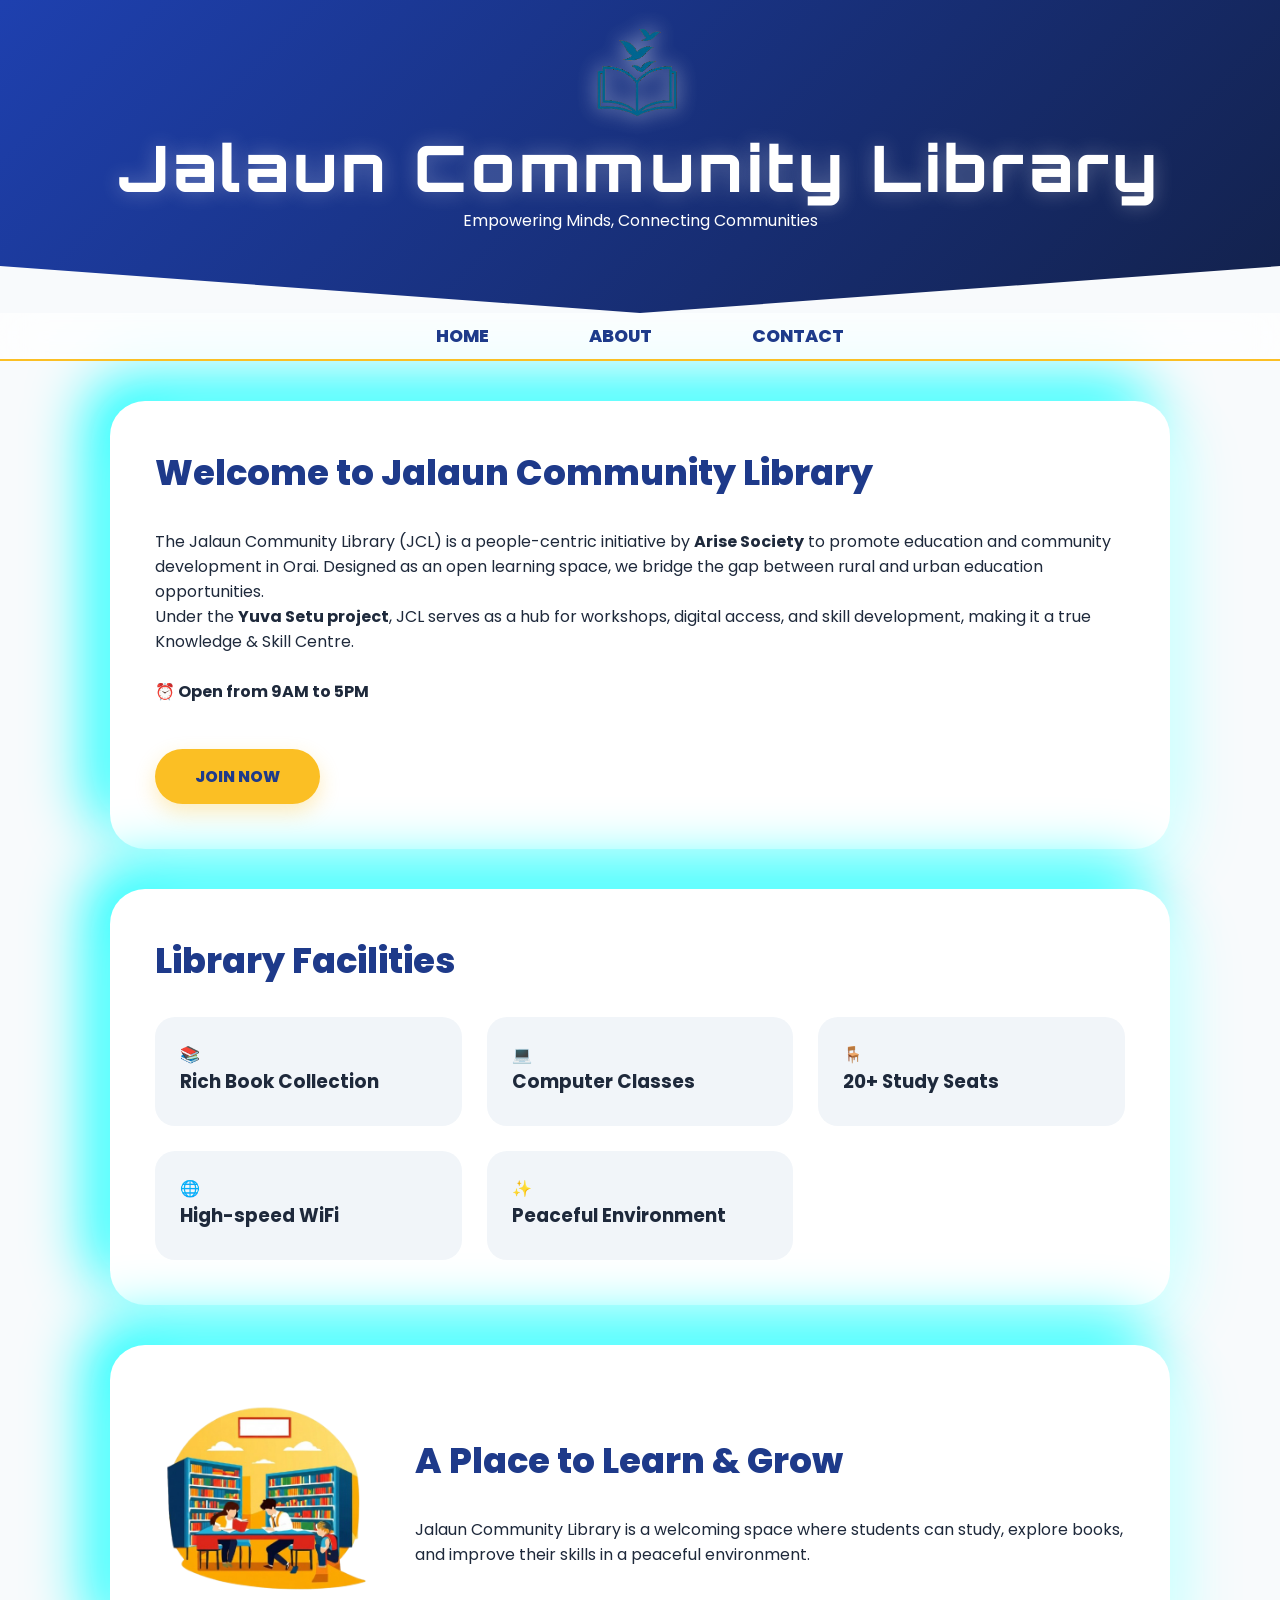
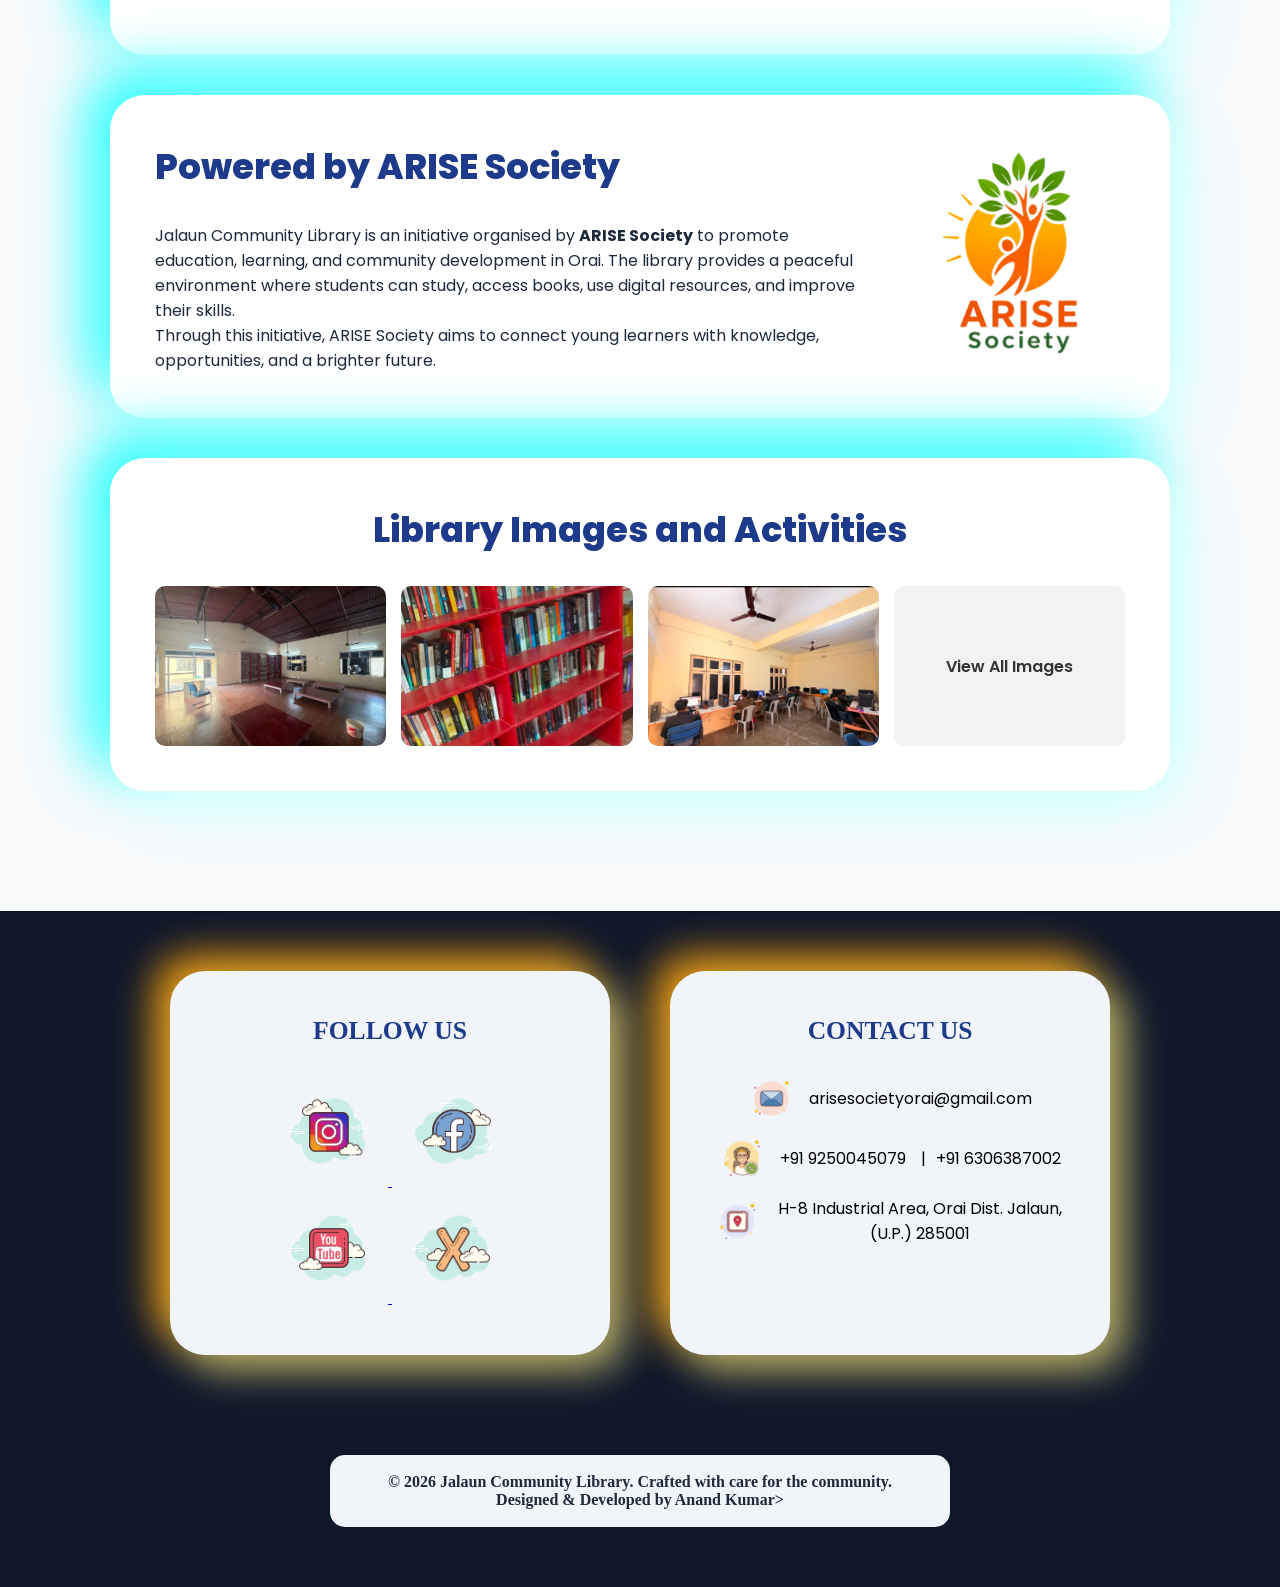
<file: index.html>
<!DOCTYPE html>
<html lang="en">

<head>
    <meta charset="UTF-8">
    <meta name="viewport" content="width=device-width, initial-scale=1.0">
    <title>Jalaun Community Library</title>
    
    <meta name="description" content="Jalaun Community Library in Orai provides books, study space, computer classes, WiFi and skill development programs under the Yuva Setu Project by ARISE Society.">

    <meta name="keywords" content="Jalaun Community Library, Orai Library, Study Center Orai, Library in Jalaun, ARISE Society, Yuva Setu Project, Community Library Uttar Pradesh">

    <meta name="author" content="Jalaun Community Library">

    <meta name="robots" content="index, follow">

    <link rel="canonical" href="https://jalauncommunitylibrary.org">
    <link rel="stylesheet" href="style.css">
</head>
<body>
    <!-- Header -->
    <header class="main_header">
      <img class="icon_img" src="libraryicon.png" alt="Jalaun Community Library Logo">
      <h1>Jalaun Community Library</h1>
      <p>Empowering Minds, Connecting Communities</p>
    </header>
    
  <!-- navigation -->
    <nav class="main_nav">
      <ul class="nav_list">
        <li><a href="index.html" class="nav_link">Home</a></li>
        <li><a href="about.html" class="nav_link">About</a></li>
        <li><a href="contact.html" class="nav_link">Contact</a></li>
      </ul>
    </nav>
 
    <!-- Main Content -->
    <main class="main_card">
      <section class="main_section">
        <h2>Welcome to Jalaun Community Library</h2>
          <p>The Jalaun Community Library (JCL) is a people-centric initiative by <strong>Arise Society</strong> to promote education and community development in Orai. Designed as an open learning space, we bridge the gap between rural and urban education opportunities.</p>
          <p>Under the <strong>Yuva Setu project</strong>, JCL serves as a hub for workshops, digital access, and skill development, making it a true Knowledge & Skill Centre.</p><br>
            <p><b>⏰ Open from 9AM to 5PM</b></p>
          <a href="https://docs.google.com/forms/d/e/1FAIpQLSf2CYbp6UCN3HZZQZBgRJLe7OfTXqX4nN_rKwlwOrmLwPAEdA/viewform">Join Now</a>
      </section>
      <section class="main_section">
        <h2>Library Facilities</h2>
        <ul class="about_grid">
          <li class="about_grid_list">
            <span>📚</span>
            <h3>Rich Book Collection</h3>
          </li>
          <li class="about_grid_list">
            <span>💻</span>
            <h3>Computer Classes</h3>
          </li>
          <li class="about_grid_list">
            <span>🪑</span>
            <h3>20+ Study Seats</h3>
          </li>
          <li class="about_grid_list">
            <span class="icon">🌐</span>
            <h3>High-speed WiFi</h3>
          </li>
          <li class="about_grid_list">
            <span class="icon">✨</span>
            <h3>Peaceful Environment</h3>
          </li>
        </ul>
      </section>
      <section class="main_section">
        <div class="library_intro">
          <img src="study.png" alt="Students studying inside Jalaun Community Library" width="220">
          <div>
            <h2>A Place to Learn & Grow</h2>
            <p>
            Jalaun Community Library is a welcoming space where students can study,
            explore books, and improve their skills in a peaceful environment.
            </p>
          </div>
        </div>
      </section>
      <section class="main_section">
        <div class="library_intro library_intro--right">
          <img src="orgnaiser.png" width="220" alt="ARISE Society">  
          <div>
            <h2>Powered by ARISE Society</h2>
            <p>
            Jalaun Community Library is an initiative organised by <b>ARISE Society</b> 
            to promote education, learning, and community development in Orai. 
            The library provides a peaceful environment where students can study, 
            access books, use digital resources, and improve their skills.<br>
            Through this initiative, ARISE Society aims to connect young learners 
            with knowledge, opportunities, and a brighter future.
            </p>
          </div>
        </div>
      </section>
      <section class="gallery_section main_section">
        <h2>Library Images and Activities</h2>
        <div class="gallery_grid">
          
          <img src="img1.jpg" alt="">
          <img src="img2.jpg" alt="">
          <img src="img3.jpg" alt="">

          <div class="view_all">
            <a href="gallery.html">View All Images</a>
          </div>

        </div>

      </section>
    </main>

    <!-- Footer -->
    <footer>
      <section class="main_section footer-socials">
        <h3>Follow Us</h3>
        <a href="https://www.instagram.com/jalauncommunitylibrary?igsh=MWRpZmloYWJ6ZzcyeA==" target="_blank">
          <img src="insta.png" alt="Instagram">
        </a>
        <a href="https://www.facebook.com/profile.php?id=61581525892297" target="_blank">
          <img src="facebook.png" alt="Facebook">
        </a>
        <a href="https://youtube.com/@arisesociety?si=My3WvKkJfpGWeTZT" target="_blank">
          <img src="youtube.png" alt="Youtube">
        </a>
        <a href="https://x.com/Society2025AR?s=20" target="_blank">
          <img src="x.png" alt="X">
        </a>
      </section>
      <section id="contact" class="main_section">
        <h3>Contact Us</h3>
        <ul>
          <li>
            <a href="mailto:arisesocietyorai@gmail.com">
              <img src="email.png" alt="Email">
              arisesocietyorai@gmail.com
            </a>
          </li>
          <li>
            <a href="tel:+919250045079">
              <img src="call.png" alt="Telephone">
                +91 9250045079
              <span>|</span>

              <a href="tel:+916306387002">
                +91 6306387002
              </a>
            </a>
          </li>
          <li>
            <a href="https://www.google.com/maps/place/Phase-1,+Jalaun+Community+Library,+Orai+Industrial+Area,+H4,+Orai,+Uttar+Pradesh+285001/@26.0103082,79.4914715,15z/data=!4m6!3m5!1s0x399d793b57bba095:0x64fb9fb2b85e0419!8m2!3d26.0103082!4d79.4914715!16s%2Fg%2F11mlxmf1jv?utm_campaign=ml-ardl&g_ep=Eg1tbF8yMDI2MDIyM18wIJvbDyoASAJQAQ%3D%3D" target="_blank">
              <img src="location.png" alt="Location">
              <p>H-8 Industrial Area, Orai Dist. Jalaun, (U.P.) 285001</p>
            </a>
          </li>
        </ul>
      </section>
      <div class="copyright">
        &copy; 2026 Jalaun Community Library. Crafted with care for the community.<br>
        <span class="creator">Designed & Developed by Anand Kumar>
        </span
      </div>
    </footer>
</body>
</html>
</file>
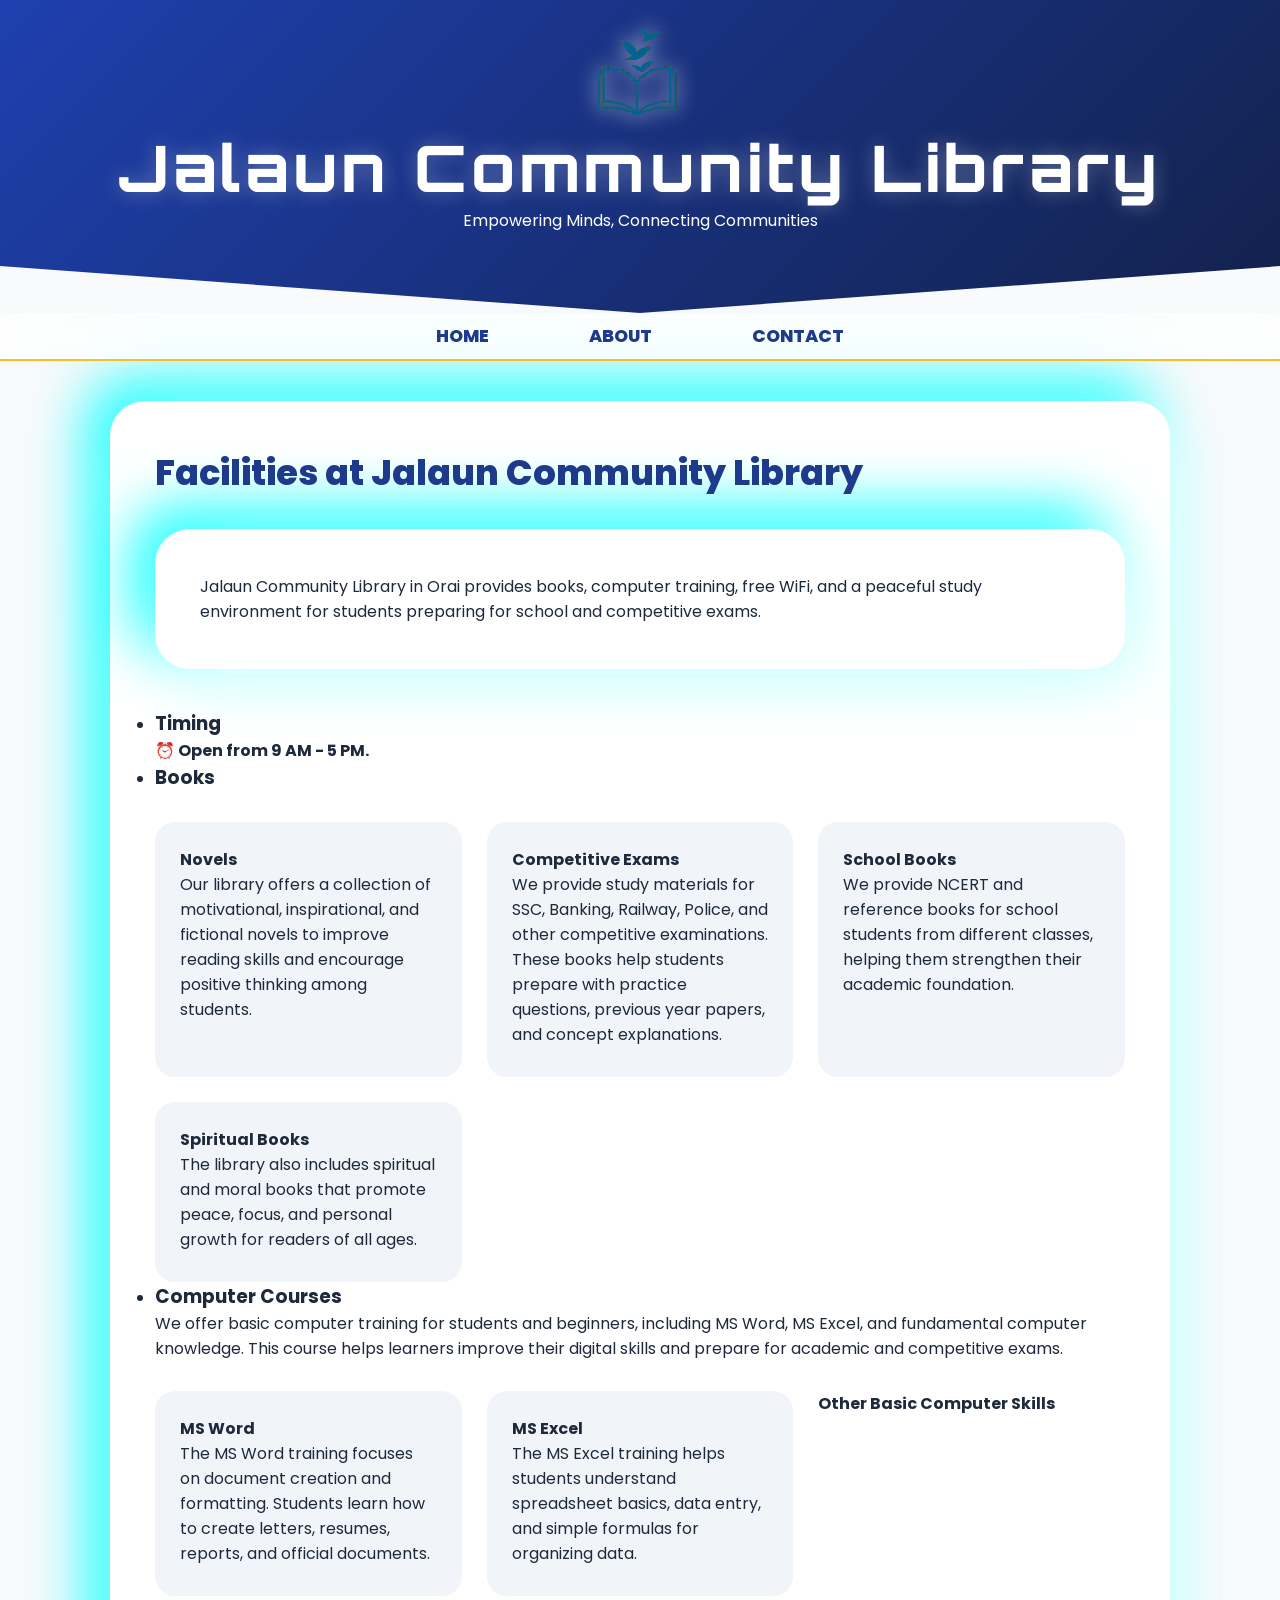
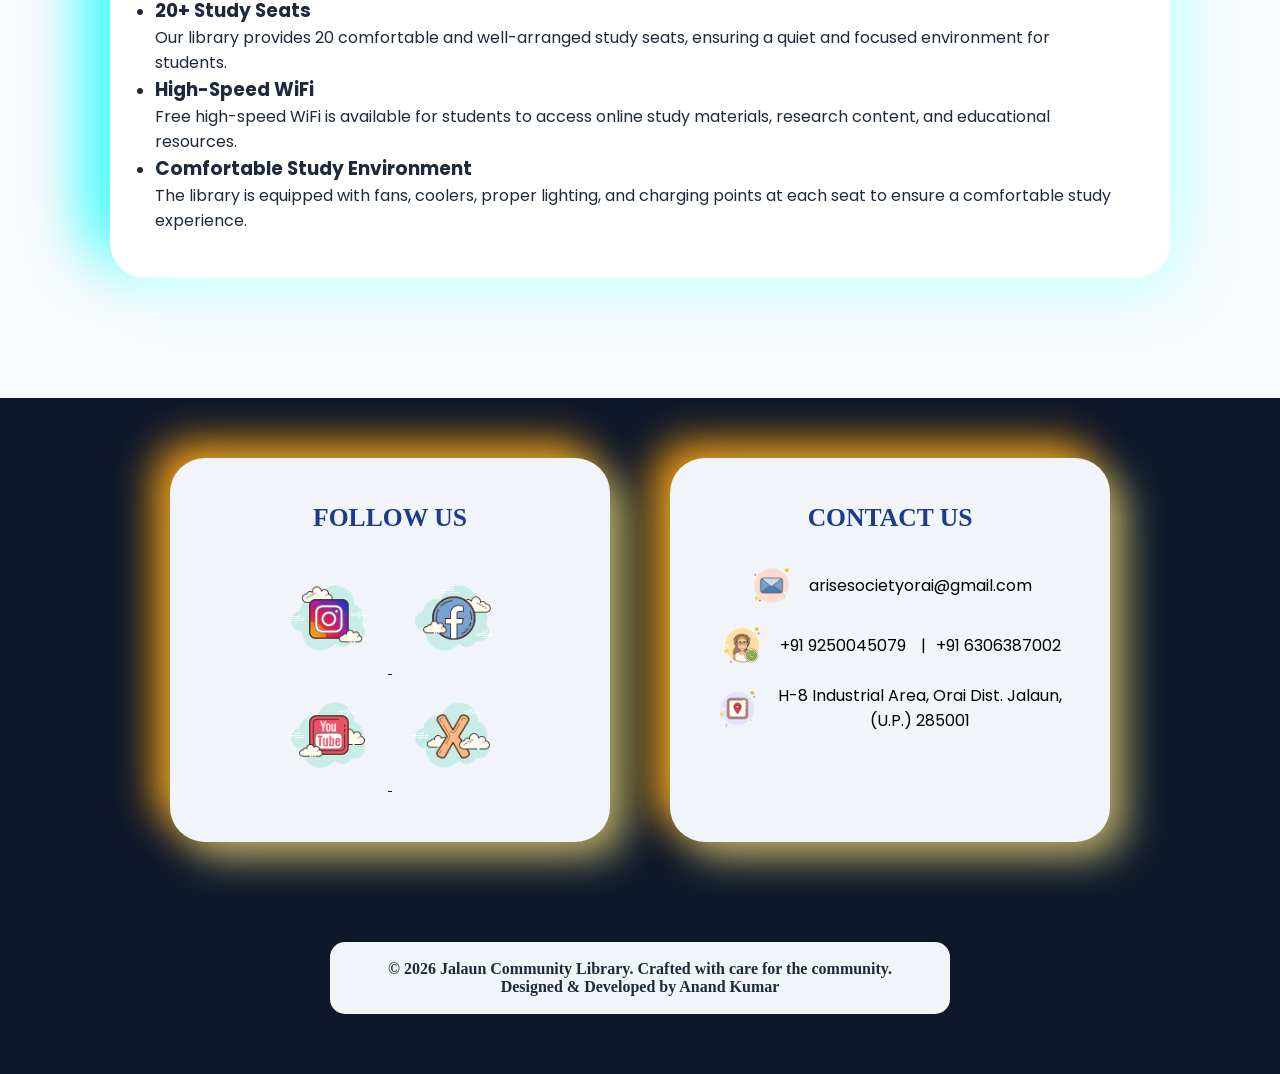
<file: about.html>
<!DOCTYPE html>
<html lang="en">

<head>
    <meta charset="UTF-8">
    <meta name="viewport" content="width=device-width, initial-scale=1.0">
    <title>Jalaun Community Library</title>
    <meta name="description" content="Explore the facilities of Jalaun Community Library in Orai including book collections, study seats, computer classes, free WiFi, and a peaceful study environment for students.">

    <meta name="keywords" content="Jalaun Community Library Facilities, Library Orai, Study Library Jalaun, Computer Classes Orai, Competitive Exam Books Library">

    <meta name="author" content="Jalaun Community Library">

    <meta name="robots" content="index, follow">

    <link rel="canonical" href="https://jalauncommunitylibrary.org/about.html">

    <link rel="stylesheet" href="style.css">
</head>

<body>

    <!-- Header -->
    <header class="main_header">
      <img class="icon_img" src="libraryicon.png" alt="Jalaun Community Library Logo">
      <h1>Jalaun Community Library</h1>
      <p>Empowering Minds, Connecting Communities</p>
    </header>

    <!-- Navigation -->
       <nav class="main_nav">
      <ul class="nav_list">
        <li><a href="index.html" class="nav_link">Home</a></li>
        <li><a href="about.html" class="nav_link">About</a></li>
        <li><a href="contact.html" class="nav_link">Contact</a></li>
      </ul>
    </nav>

    <!-- Main Content -->
    <main class="main_card">
        <section class="main_section">
            <h2>Facilities at Jalaun Community Library</h2>
            <div class="main_section">
              <p>
              Jalaun Community Library in Orai provides books, computer training, free WiFi,
              and a peaceful study environment for students preparing for school and competitive exams.
              </p>
            </div>
            <ul>

                <li>
                    <h3>Timing</h3>
                    <p><b>⏰ Open from 9 AM - 5 PM.</b></p>
                </li>

                <li>
                    <h3>Books</h3>

                    <ul class="about_grid">
                        <li class="about_grid_list">
                            <b>Novels</b>
                            <p>
                                Our library offers a collection of motivational, inspirational,
                                and fictional novels to improve reading skills and encourage
                                positive thinking among students.
                            </p>
                        </li>

                        <li class="about_grid_list">
                            <b>Competitive Exams</b>
                            <p>
                                We provide study materials for SSC, Banking, Railway, Police,
                                and other competitive examinations. These books help students
                                prepare with practice questions, previous year papers,
                                and concept explanations.
                            </p>
                        </li>

                        <li class="about_grid_list">
                            <b>School Books</b>
                            <p>
                                We provide NCERT and reference books for school students
                                from different classes, helping them strengthen their
                                academic foundation.
                            </p>
                        </li>

                        <li class="about_grid_list">
                            <b>Spiritual Books</b>
                            <p>
                                The library also includes spiritual and moral books
                                that promote peace, focus, and personal growth
                                for readers of all ages.
                            </p>
                        </li>
                    </ul>
                </li>

                <li>
                    <h3>Computer Courses</h3>

                    <p>
                        We offer basic computer training for students and beginners,
                        including MS Word, MS Excel, and fundamental computer knowledge.
                        This course helps learners improve their digital skills
                        and prepare for academic and competitive exams.
                    </p>

                    <ul class="about_grid">
                        <li class="about_grid_list">
                            <b>MS Word</b>
                            <p>
                                The MS Word training focuses on document creation and
                                formatting. Students learn how to create letters,
                                resumes, reports, and official documents.
                            </p>
                        </li>

                        <li class="about_grid_list">
                            <b>MS Excel</b>
                            <p>
                                The MS Excel training helps students understand spreadsheet
                                basics, data entry, and simple formulas for organizing data.
                            </p>
                        </li>

                        <li>
                            <b>Other Basic Computer Skills</b>
                        </li>
                    </ul>
                </li>

                <li>
                    <h3>20+ Study Seats</h3>
                    <p>
                        Our library provides 20 comfortable and well-arranged study seats,
                        ensuring a quiet and focused environment for students.
                    </p>
                </li>

                <li>
                    <h3>High-Speed WiFi</h3>
                    <p>
                        Free high-speed WiFi is available for students to access online
                        study materials, research content, and educational resources.
                    </p>
                </li>

                <li>
                    <h3>Comfortable Study Environment</h3>
                    <p>
                        The library is equipped with fans, coolers, proper lighting,
                        and charging points at each seat to ensure a comfortable
                        study experience.
                    </p>
                </li>

            </ul>

        </section>
    </main>

    <!-- Footer -->
    <footer>
      <section class="main_section footer-socials">
        <h3>Follow Us</h3>
        <a href="https://www.instagram.com/jalauncommunitylibrary?igsh=MWRpZmloYWJ6ZzcyeA==" target="_blank">
          <img src="insta.png" alt="Jalaun Community Library Instagram">
        </a>
        <a href="https://www.facebook.com/profile.php?id=61581525892297" target="_blank">
          <img src="facebook.png" alt="Jalaun Community Library Facebook Page">
        </a>
        <a href="https://youtube.com/@arisesociety?si=My3WvKkJfpGWeTZT" target="_blank">
          <img src="youtube.png" alt="ARISE Society Youtube Channel">
        </a>
        <a href="https://x.com/Society2025AR?s=20" target="_blank">
          <img src="x.png" alt="x account">
        </a>
      </section>
      <section id="contact" class="main_section">
        <h3>Contact Us</h3>
        <ul>
          <li>
            <a href="mailto:arisesocietyorai@gmail.com">
              <img src="email.png" alt="Email">
              arisesocietyorai@gmail.com
            </a>
          </li>
          <li>
            <a href="tel:+919250045079">
              <img src="call.png" alt="Telephone">
                +91 9250045079
              <span>|</span>

              <a href="tel:+916306387002">
                +91 6306387002
              </a>
            </a>
          </li>
          <li>
            <a href="https://www.google.com/maps/place/Phase-1,+Jalaun+Community+Library,+Orai+Industrial+Area,+H4,+Orai,+Uttar+Pradesh+285001/@26.0103082,79.4914715,15z/data=!4m6!3m5!1s0x399d793b57bba095:0x64fb9fb2b85e0419!8m2!3d26.0103082!4d79.4914715!16s%2Fg%2F11mlxmf1jv?utm_campaign=ml-ardl&g_ep=Eg1tbF8yMDI2MDIyM18wIJvbDyoASAJQAQ%3D%3D" target="_blank">
              <img src="location.png" alt="Location">
              <p>H-8 Industrial Area, Orai Dist. Jalaun, (U.P.) 285001</p>
            </a>
          </li>
        </ul>
      </section>
      <div class="copyright">
        &copy; 2026 Jalaun Community Library. Crafted with care for the community.<br>
        <span class="creator">Designed & Developed by Anand Kumar
        </span>
      </div>
    </footer>
</body>
</html>
</file>
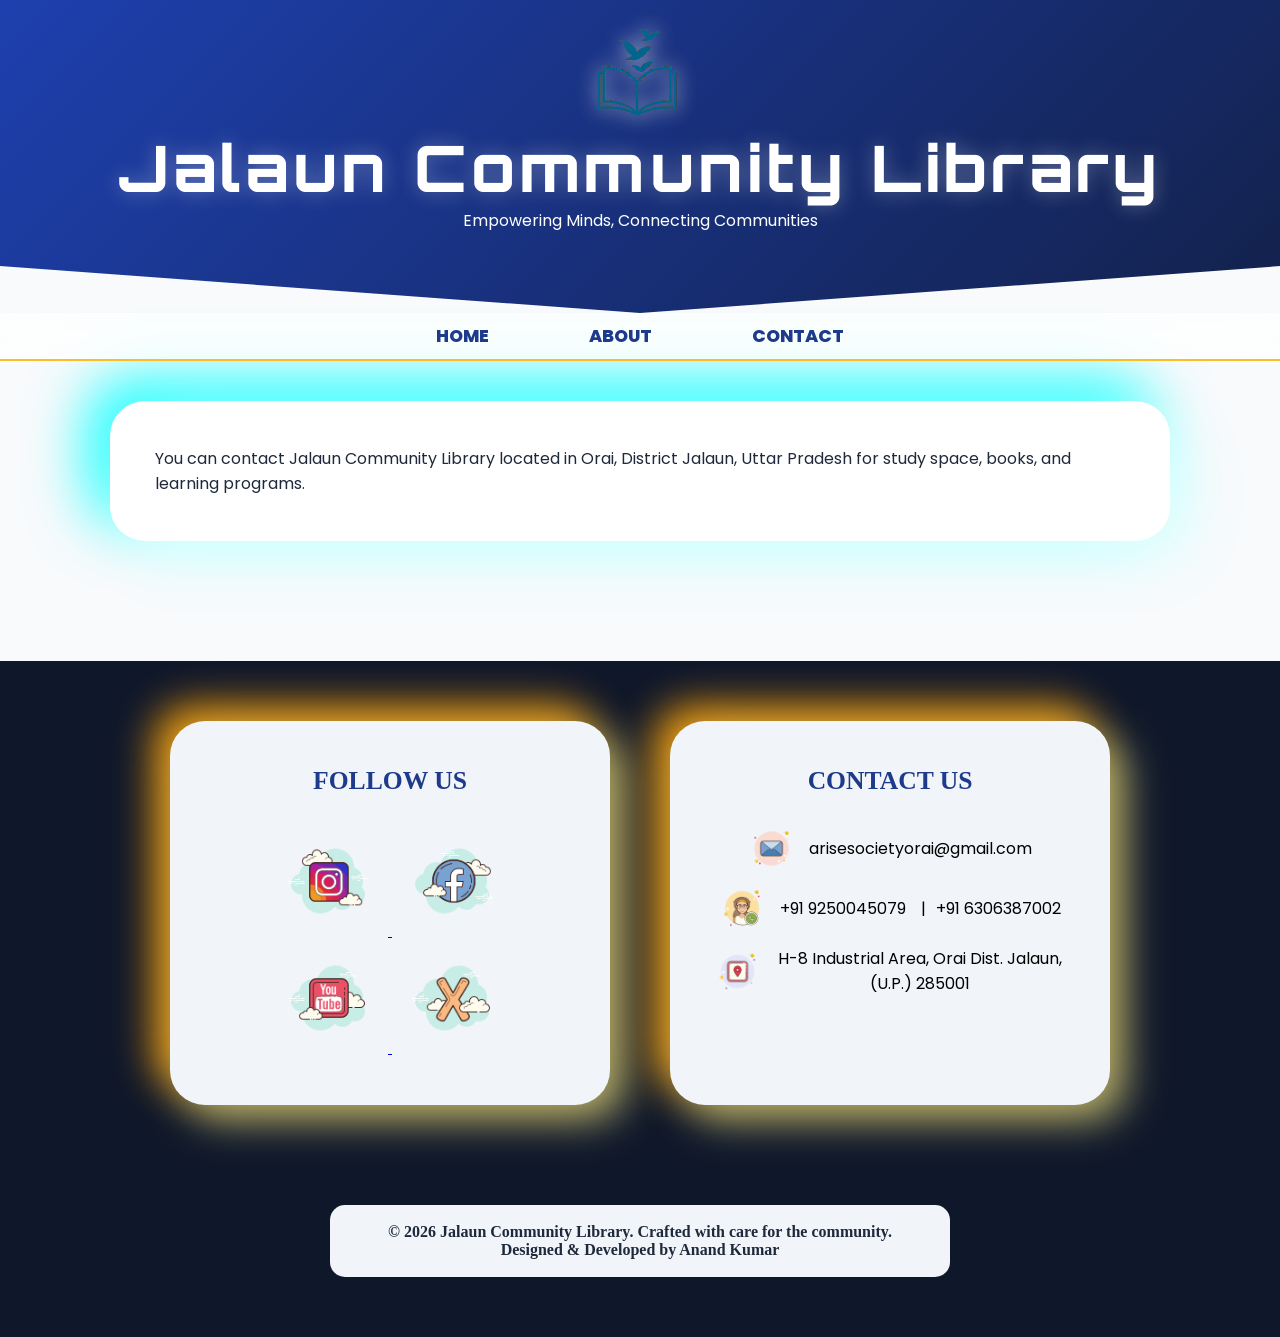
<file: contact.html>
<!DOCTYPE html>
<html lang="en">

<head>
    <meta charset="UTF-8">
    <meta name="viewport" content="width=device-width, initial-scale=1.0">
    <title>Jalaun Community Library</title>
    <meta name="description" content="Contact Jalaun Community Library in Orai, Jalaun for study facilities, books, computer classes and educational resources.">

    <meta name="keywords" content="Jalaun Community Library Contact, Library Orai Address, Study Library Jalaun, ARISE Society Orai">

    <meta name="robots" content="index, follow">
    <link rel="stylesheet" href="style.css">
</head>
<body>
      <!-- Header -->
    <header class="main_header">
      <img class="icon_img" src="libraryicon.png" alt="Jalaun Community Library Logo">
      <h1>Jalaun Community Library</h1>
      <p>Empowering Minds, Connecting Communities</p>
    </header>
  

  <!-- navigayion -->
    <nav class="main_nav">
      <ul class="nav_list">
        <li><a href="index.html" class="nav_link">Home</a></li>
        <li><a href="about.html" class="nav_link">About</a></li>
        <li><a href="contact.html" class="nav_link">Contact</a></li>
      </ul>
    </nav>
  
  <main class="main_card">
    <div class="main_section">
      <p>
      You can contact Jalaun Community Library located in Orai, District Jalaun,
      Uttar Pradesh for study space, books, and learning programs.
      </p>
    </div>
  </main>
        <!-- Footer -->
    <footer>
      <section class="main_section footer-socials">
        <h3>Follow Us</h3>
        <a href="https://www.instagram.com/jalauncommunitylibrary?igsh=MWRpZmloYWJ6ZzcyeA==" target="_blank">
          <img src="insta.png" alt="Jalaun Community Library Instagram">
        </a>
        <a href="https://www.facebook.com/profile.php?id=61581525892297" target="_blank">
          <img src="facebook.png" alt="Jalaun Community Library Facebook">
        </a>
        <a href="https://youtube.com/@arisesociety?si=My3WvKkJfpGWeTZT" target="_blank">
          <img src="youtube.png" alt="ARISE Society YouTube Channel">
          </a>
        <a href="https://x.com/Society2025AR?s=20" target="_blank">
          <img src="x.png" alt="X account">
        </a>
      </section>
      <section id="contact" class="main_section">
        <h3>Contact Us</h3>
        <ul>
          <li>
            <a href="mailto:arisesocietyorai@gmail.com">
              <img src="email.png" alt="Email">
              arisesocietyorai@gmail.com
            </a>
          </li>
          <li>
            <a href="tel:+919250045079">
              <img src="call.png" alt="Telephone">
                +91 9250045079
            
              <span>|</span>

              <a href="tel:+916306387002">
                +91 6306387002
              </a>
            </a>
          </li>
          <li>
            <a href="https://www.google.com/maps/place/Phase-1,+Jalaun+Community+Library,+Orai+Industrial+Area,+H4,+Orai,+Uttar+Pradesh+285001/@26.0103082,79.4914715,15z/data=!4m6!3m5!1s0x399d793b57bba095:0x64fb9fb2b85e0419!8m2!3d26.0103082!4d79.4914715!16s%2Fg%2F11mlxmf1jv?utm_campaign=ml-ardl&g_ep=Eg1tbF8yMDI2MDIyM18wIJvbDyoASAJQAQ%3D%3D" target="_blank">
              <img src="location.png" alt="Location">
              <p>H-8 Industrial Area, Orai Dist. Jalaun, (U.P.) 285001</p>
            </a>
          </li>
        </ul>
      </section>
      <div class="copyright">
        &copy; 2026 Jalaun Community Library. Crafted with care for the community.<br>
        <span class="creator">Designed & Developed by Anand Kumar
        </span>
      </div>
    </footer>
</body>
</file>
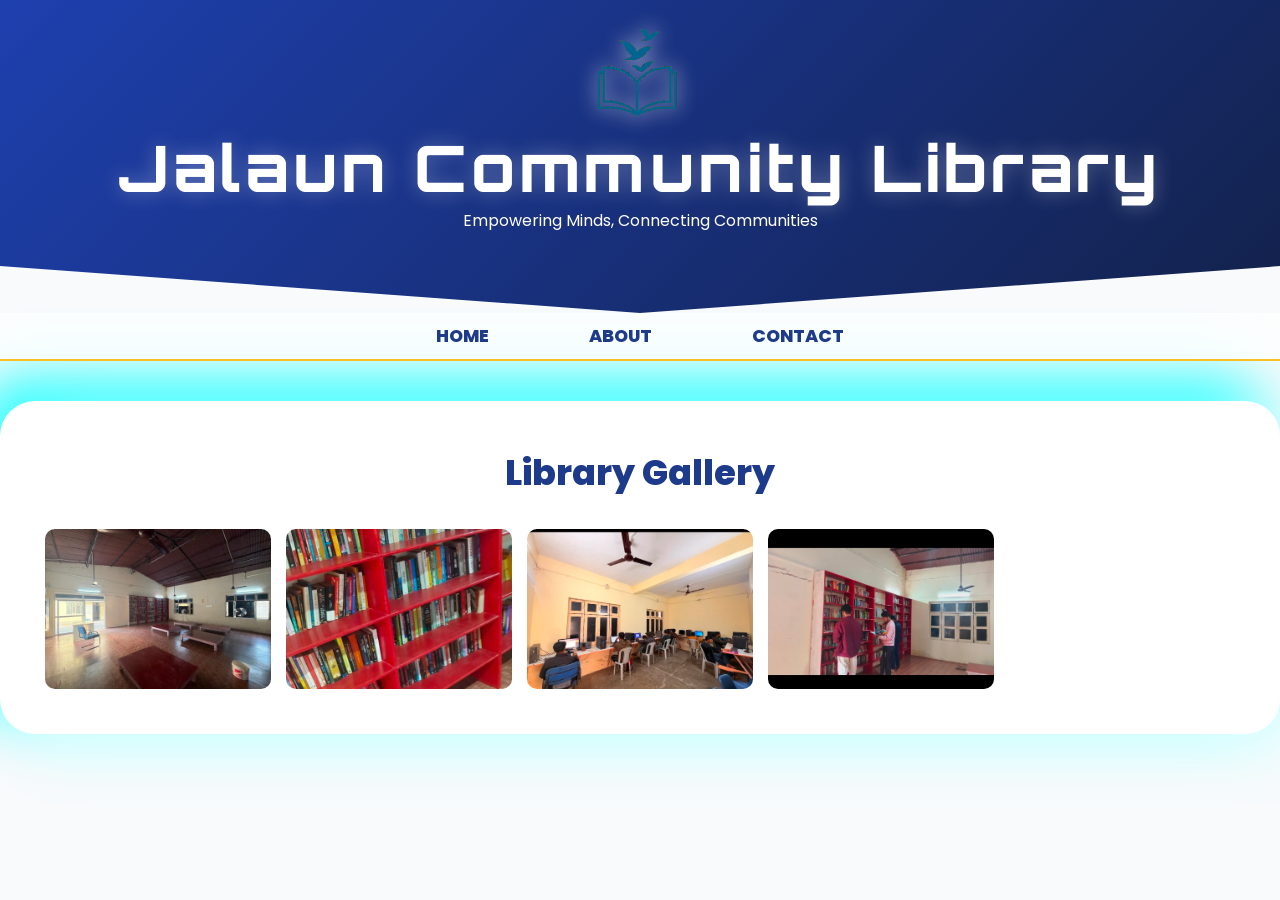
<file: gallery.html>
<!DOCTYPE html>
<html>
<head>
    <meta charset="UTF-8">
    <meta name="viewport" content="width=device-width, initial-scale=1.0">
    <title>Jalaun Community Library</title>
    <meta name="description" content="View images and activities from Jalaun Community Library in Orai. See our study environment, facilities, and community learning programs.">

    <meta name="keywords" content="Jalaun Community Library Gallery, Library Orai Photos, Study Library Jalaun, ARISE Society Activities">

    <meta name="robots" content="index, follow">

    <meta name="author" content="Jalaun Community Library">

    <link rel="canonical" href="https://jalauncommunitylibrary.org/gallery.html">

    <link rel="stylesheet" href="style.css">
</head>
<body>
  <header class="main_header">
      <img class="icon_img" src="libraryicon.png" alt="Jalaun Community Library Logo">
      <h1>Jalaun Community Library</h1>
      <p>Empowering Minds, Connecting Communities</p>
    </header>
    
  <!-- navigation -->
    <nav class="main_nav">
      <ul class="nav_list">
        <li><a href="index.html" class="nav_link">Home</a></li>
        <li><a href="about.html" class="nav_link">About</a></li>
        <li><a href="contact.html" class="nav_link">Contact</a></li>
      </ul>
    </nav>
  <main>
    <section class="gallery_section main_section gallery_page">
      <h2>Library Gallery</h2>
      <div id="gallery_page" class="gallery_grid">
          
        <img src="img1.jpg" alt="library photo">
        <img src="img2.jpg" alt="library photo">
        <img src="img3.jpg" alt="library photo">
        <img src="img4.jpg" alt="library photo">
        
      </div>
    </section>
  </main>
</body>
</html>
</file>
<file: style.css>
/* --- Google Fonts & External Libraries --- */
@import url('https://fonts.googleapis.com/css2?family=Orbitron:wght@500;800&family=Poppins:wght@300;400;600;700;800&display=swap');

:root {
    --primary: #1e3a8a;
    --accent: #fbbf24;
    --neon-glow: rgba(251, 191, 36, 0.6);
    --white: #ffffff;
    --bg-body: #f8fafc;
}



* {
    margin: 0;
    padding: 0;
    box-sizing: border-box;
    font-family: 'Poppins', sans-serif;
}

body {
    background-color: var(--bg-body);
    color: #1e293b;
    overflow-x: hidden;
}

/* --- Animated Dynamic Header --- */
.main_header {
    background: linear-gradient(-45deg, #1e3a8a, #2563eb, #0f172a, #1e40af);
    background-size: 400% 400%;
    animation: gradientMove 15s ease infinite; /* Background dhire-dhire move hoga */
    color: var(--white);
    padding:20px 20px 80px 20px;
    text-align: center;
    clip-path: polygon(0 0, 100% 0, 100% 85%, 50% 100%, 0 85%);
    box-shadow: 0 10px 30px rgba(0,0,0,0.2);
}

h1 {
    font-family: 'Orbitron', sans-serif; /* Futuristic Font */
    font-size: 5vw;
    font-weight: 800;
    letter-spacing: 4px;
    animation: zoomIn 1.2s cubic-bezier(0.175, 0.885, 0.32, 1.275);
    text-shadow: 0 0 20px rgba(255,255,255,0.3);
}
.icon_img {
    width: 100px;
    height: 100px;
    animation: zoomIn 1.2s cubic-bezier(0.175,0.885 , 0.32 , 1.275);
    filter: drop-shadow(0 0 10px rgba(255,255,255,0.7));
}

/* --- Premium Magnetic Navigation --- */
.main_nav {
    background: rgba(255, 255, 255, 0.7);
    backdrop-filter: blur(20px);
    position: sticky;
    top: 0;
    z-index: 1000;
    border-bottom: 2px solid var(--accent);
    padding: 10px 0;
}

.nav_list {
    display: flex;
    justify-content: center;
    list-style: none;
}

.nav_link {
    text-decoration: none;
    color: var(--primary);
    font-weight: 800;
    font-size: 1.1rem;
    text-transform: uppercase;
    margin: 0 25px;
    padding: 12px 25px;
    border-radius: 12px;
    position: relative;
    transition: all 0.4s cubic-bezier(0.175, 0.885, 0.32, 1.275);
}

/* Nav Hover Effect: Box Shadow & Scale */
.nav_link:hover {
    background: var(--primary);
    color: var(--accent);
    transform: translateY(-5px) scale(1.1);
    box-shadow: 0 10px 20px rgba(30, 58, 138, 0.3);
}

/* Active Line Animation */
.nav_link::after {
    content: '';
    position: absolute;
    bottom: 5px;
    left: 50%;
    width: 0;
    height: 3px;
    background: var(--accent);
    transition: 0.3s;
    transform: translateX(-50%);
}

.nav_link:hover::after {
    width: 60%;
}

/* --- Modern Floating Cards --- */
.main_card {
    max-width: 1100px;
    margin: 20px auto 60px auto;
    padding: 20px;
}

.main_section {
    background: var(--white);
    padding:45px;
    border-radius: 35px;
    margin-bottom: 40px;
    box-shadow: 20px 20px 60px #E0FFFF, -20px -20px 60px #00FFFF; /* Neumorphism Look */
    animation: slideUp 1s ease-out;
    transition: 0.4s;
}

.main_section:hover {
    transform: perspective(1000px) rotateX(2deg) translateY(-10px);
    box-shadow: 0 30px 50px rgba(0,0,0,0.1);
}

h2 {
    color: var(--primary);
    font-size: 2.2rem;
    margin-bottom: 30px;
    font-weight: 800;
}

.library_intro{
    display:flex;
    gap:40px;
    align-items:center;
}
.library_intro--right{
    flex-direction: row-reverse;
}

.gallery_section{
    margin-top:40px;
}
.gallery_section h2{
  text-align: center;
}

.gallery_grid{
    display:grid;
    grid-template-columns: repeat(4,1fr);
    gap:15px;
}

/* Sirf gallery.html */
.gallery_page .gallery_grid{
    grid-template-columns: repeat(5,1fr);
}

.gallery_grid img{
    width:100%;
    height:160px;
    object-fit:cover;
    border-radius:10px;
}

.view_all{
    display:flex;
    align-items:center;
    justify-content:center;
    text-align: center;
    background:#f2f2f2;
    border-radius:10px;
    font-weight:600;
}

.view_all a{
    text-decoration:none;
    color:#333;
    text-align:center;
    width:100%;
}


/* --- About Page 3D Grid --- */
.about_grid {
    display: grid;
    grid-template-columns: repeat(auto-fit, minmax(300px, 1fr));
    gap: 25px;
    margin-top: 30px;
    list-style: none;
}

.about_grid_list {
    background: #f1f5f9;
    padding: 25px;
    border-radius: 20px;
    border-bottom: 5px solid transparent;
    transition: 0.5s;
    cursor: default;
}

.about_grid_list:hover {
    background: var(--primary);
    color: var(--white);
    transform: translateY(-15px) rotateZ(1deg);
    border-bottom: 5px solid var(--accent);
    box-shadow: 0 15px 35px rgba(30, 58, 138, 0.4);
}

h3 {
    transition: 0.3s;
}

.about_grid_list:hover h3 {
    color: var(--accent);
}


/* --- Ultra-Glow Button --- */
a[href="https://docs.google.com/forms/d/e/1FAIpQLSf2CYbp6UCN3HZZQZBgRJLe7OfTXqX4nN_rKwlwOrmLwPAEdA/viewform"] {
    display: inline-block;
    background: var(--accent);
    color: var(--primary);
    padding: 15px 40px;
    border-radius: 50px;
    text-decoration: none;
    font-weight: 800;
    text-transform: uppercase;
    margin-top: 45px; /* Spacing fix kiya timing se door karne ke liye */
    box-shadow: 0 8px 20px rgba(251, 191, 36, 0.3);
    animation: glowEffect 2s infinite;
    transition: 0.3s;
}

/* --- Footer (Heading & Icon Fix) --- */
footer {
    background: #0f172a;
    color: var(--white);
    padding: 60px 20px;
    text-align: center;
    margin-top: auto;
}
/* Footer layout fix (Follow + Contact side by side) */
footer {
    display: flex;
    flex-wrap: wrap;
    justify-content: center;
    gap: 60px;
    margin-top: auto;
}

footer .main_section{
  background:#f1f5f9;
  box-shadow: 15px 15px 40px #b3ad6b, -15px -15px 40px #f59e0b;
}

footer .footer-socials,
footer #contact {
    flex: 1 1 450px;
    max-width: 440px;
}
/* Footer Headings ab dikhengi */
footer h3 {
    color: #1e3a8a!important;
    font-size: 1.6rem;
    margin-bottom: 30px;
    text-transform: uppercase;
    font-family: fantasy;
}

/* Icons 10px bade kiye (60px se 70px) */
.footer-socials a img {
    width: 90px; 
    height: 90px;
    margin: 10px 15px;
    transition: transform 0.6s cubic-bezier(0.175, 0.885, 0.32, 1.275);
}

.footer-socials a img:hover {
    transform: rotate(360deg) scale(1.4);
    filter: drop-shadow(0 0 15px var(--accent));
}

#contact ul {
    list-style: none;
    margin-top: 20px;
}

#contact ul li {
    display: flex;
    justify-content: center;
    align-items: center;
    gap: 10px;
}

#contact ul li a {
    color: black;
    text-decoration: none;
    display: flex;
    align-items: center;
    justify-content: center;
    gap: 15px;
    margin-bottom: 15px;
}

#contact img {
    width: 45px;
}

/* Copyright text */
.copyright{
    background: #f1f5f9;
    color: #1e293b;
    padding: 18px;
    margin-top: 25px;
    text-align: center;
    border-radius: 15px;
    font-weight: 600;
    width: 50%;
    margin: auto;
    font-family: fantasy;
}

.creator{
    font-family: cursive;
    font-weight: bold;
}

/* --- Advanced Keyframes --- */
@keyframes gradientMove {
    0% { background-position: 0% 50%; }
    50% { background-position: 100% 50%; }
    100% { background-position: 0% 50%; }
}

@keyframes zoomIn {
    from { opacity: 0; transform: scale(0.5); }
    to { opacity: 1; transform: scale(1); }
}

@keyframes slideUp {
    from { opacity: 0; transform: translateY(50px); }
    to { opacity: 1; transform: translateY(0); }
}

@keyframes glowEffect {
    0%, 100% { box-shadow: 0 0 15px var(--neon-glow); }
    50% { box-shadow: 0 0 35px var(--accent); }
}

/* Responsive Fix */
@media (max-width: 768px) {
    header h1 { font-size: 2.2rem; }
    nav ul { flex-direction: column; }
    nav ul li { margin: 10px 0; }
    main { margin-top: 20px; }
    .copyright{
      width: 100%;
    }
    .library_intro{
        flex-direction:column;
        text-align:center;
    }
    .gallery_grid{
      grid-template-columns: repeat(2,1fr);
      }/* mobile me 2 images */
    .gallery_page .gallery_grid{
        grid-template-columns: repeat(2,1fr);
    }
}
</file>
